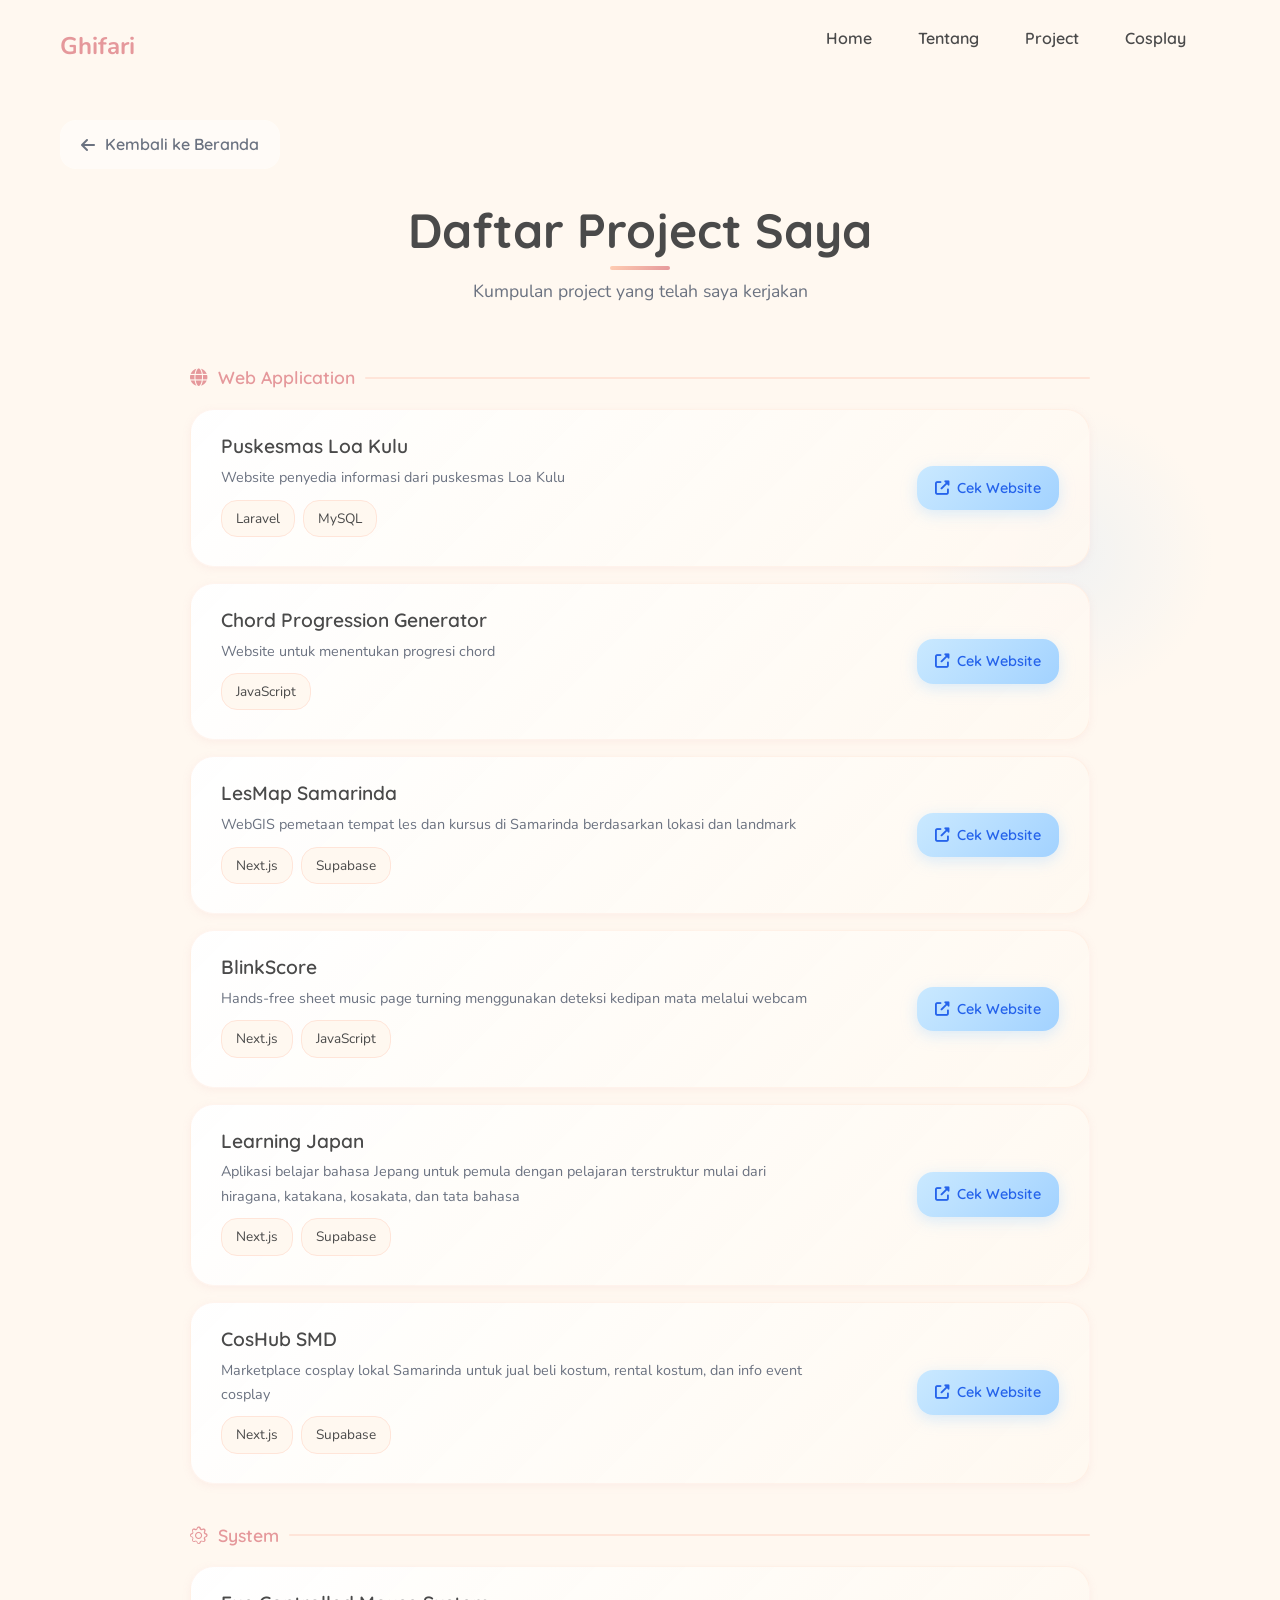
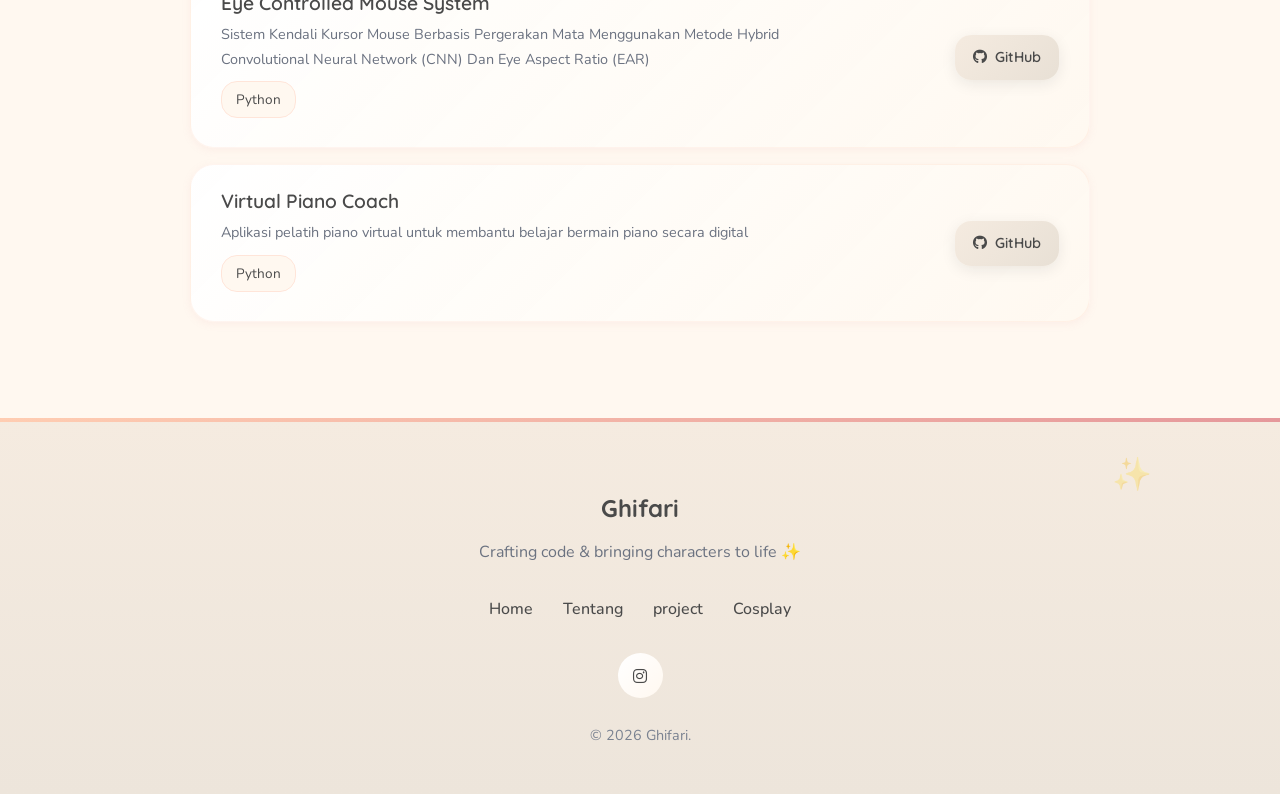
<file: project.html>
<!DOCTYPE html>
<html lang="id">
<head>
    <meta charset="UTF-8">
    <meta name="viewport" content="width=device-width, initial-scale=1.0">
    <title>Ghifari | Daftar Project</title>
    
    <!-- Google Fonts - Clean + Rounded artistic font -->
    <link rel="preconnect" href="https://fonts.googleapis.com">
    <link rel="preconnect" href="https://fonts.gstatic.com" crossorigin>
    <link href="https://fonts.googleapis.com/css2?family=Quicksand:wght@400;500;600;700&family=Nunito:wght@300;400;500;600;700&display=swap" rel="stylesheet">
    
    <!-- Font Awesome untuk ikon -->
    <link rel="stylesheet" href="https://cdnjs.cloudflare.com/ajax/libs/font-awesome/6.4.0/css/all.min.css">
    
    <!-- Bootstrap Icons -->
    <link rel="stylesheet" href="https://cdn.jsdelivr.net/npm/bootstrap-icons@1.11.3/font/bootstrap-icons.min.css">

    <link href="https://cdn.jsdelivr.net/npm/bootstrap@5.3.8/dist/css/bootstrap.min.css" rel="stylesheet" integrity="sha384-sRIl4kxILFvY47J16cr9ZwB07vP4J8+LH7qKQnuqkuIAvNWLzeN8tE5YBujZqJLB" crossorigin="anonymous">
    <script src="https://cdn.jsdelivr.net/npm/bootstrap@5.3.8/dist/js/bootstrap.bundle.min.js" integrity="sha384-FKyoEForCGlyvwx9Hj09JcYn3nv7wiPVlz7YYwJrWVcXK/BmnVDxM+D2scQbITxI" crossorigin="anonymous"></script>
    <!-- Custom CSS -->
    <link rel="stylesheet" href="style.css">
    
</head>
<body>
    <!-- ============================================
         NAVIGATION - Fixed navbar dengan glass effect
         ============================================ -->
    <nav class="navbar" id="navbar">
        <div class="nav-container">
            <!-- Logo dengan nuansa hangat -->
            <a href="index.html" class="d-flex align-items-center gap-2 fs-4 fw-bold text-decoration-none me-auto">
                <span class="logo-text">Ghifari</span>
            </a>
            
            <!-- Navigation Links -->
            <ul class="nav-links pe-3" id="navLinks">
                <li><a href="index.html#home" class="nav-link">Home</a></li>
                <li><a href="index.html#about" class="nav-link">Tentang</a></li>
                <li><a href="index.html#portfolio" class="nav-link">Project</a></li>
                <li><a href="index.html#cosplay" class="nav-link">Cosplay</a></li>
            </ul>
            
            <!-- Mobile Menu Toggle -->
            <button class="nav-toggle" id="navToggle" aria-label="Toggle navigation">
                <span class="hamburger"></span>
            </button>
        </div>
    </nav>

    <!-- ============================================
         PROJECT LIST SECTION
         ============================================ -->
    <section class="project-page">
        <div class="container">
            <!-- Back to home -->
            <a href="index.html" class="back-link">
                <i class="fas fa-arrow-left"></i> Kembali ke Beranda
            </a>
            
            <!-- Section header -->
            <div class="section-header">
                <h2 class="section-title">Daftar Project Saya</h2>
                <p class="section-subtitle">Kumpulan project yang telah saya kerjakan</p>
            </div>
            
            <div class="project-list">
                <!-- Category: Web Application -->
                <div class="project-category">
                    <h3 class="category-title">
                        <i class="fas fa-globe"></i> Web Application
                    </h3>
                </div>
                
                <!-- Project Item 1 -->
                <div class="project-item animate-on-scroll">
                    <div class="project-info">
                        <h4 class="project-name">Puskesmas Loa Kulu</h4>
                        <p class="project-description">Website penyedia informasi dari puskesmas Loa Kulu</p>
                        <div class="skill-tags" style="margin-top: 10px; margin-bottom: 5px;">
                            <span class="skill-tag">Laravel</span>
                            <span class="skill-tag">MySQL</span>
                        </div>
                    </div>
                    <div class="project-links">
                        <a href="https://puskesmasloakulu.com/public/" class="project-link web" target="_blank">
                            <i class="fas fa-external-link-alt"></i> Cek Website
                        </a>
                    </div>
                </div>
                
                <!-- Project Item 2 -->
                <div class="project-item animate-on-scroll">
                    <div class="project-info">
                        <h4 class="project-name">Chord Progression Generator</h4>
                        <p class="project-description">Website untuk menentukan progresi chord</p>
                        <div class="skill-tags" style="margin-top: 10px; margin-bottom: 5px;">
                            <span class="skill-tag">JavaScript</span>
                        </div>
                    </div>
                    <div class="project-links">
                        <a href="https://chord-generator-self.vercel.app/" class="project-link web" target="_blank">
                            <i class="fas fa-external-link-alt"></i> Cek Website
                        </a>
                    </div>
                </div>
                
                <!-- Project Item 3 -->
                <div class="project-item animate-on-scroll">
                    <div class="project-info">
                        <h4 class="project-name">LesMap Samarinda</h4>
                        <p class="project-description">WebGIS pemetaan tempat les dan kursus di Samarinda berdasarkan lokasi dan landmark</p>
                        <div class="skill-tags" style="margin-top: 10px; margin-bottom: 5px;">
                            <span class="skill-tag">Next.js</span>
                            <span class="skill-tag">Supabase</span>
                        </div>
                    </div>
                    <div class="project-links">
                        <a href="https://lesmap.vercel.app/" class="project-link web" target="_blank">
                            <i class="fas fa-external-link-alt"></i> Cek Website
                        </a>
                    </div>
                </div>

                <!-- Project Item 4 -->
                <div class="project-item animate-on-scroll">
                    <div class="project-info">
                        <h4 class="project-name">BlinkScore</h4>
                        <p class="project-description">Hands-free sheet music page turning menggunakan deteksi kedipan mata melalui webcam</p>
                        <div class="skill-tags" style="margin-top: 10px; margin-bottom: 5px;">
                            <span class="skill-tag">Next.js</span>
                            <span class="skill-tag">JavaScript</span>
                        </div>
                    </div>
                    <div class="project-links">
                        <a href="https://blinkscoreweb.vercel.app/" class="project-link web" target="_blank">
                            <i class="fas fa-external-link-alt"></i> Cek Website
                        </a>
                    </div>
                </div>

                <!-- Project Item 5 -->
                <div class="project-item animate-on-scroll">
                    <div class="project-info">
                        <h4 class="project-name">Learning Japan</h4>
                        <p class="project-description">Aplikasi belajar bahasa Jepang untuk pemula dengan pelajaran terstruktur mulai dari hiragana, katakana, kosakata, dan tata bahasa</p>
                        <div class="skill-tags" style="margin-top: 10px; margin-bottom: 5px;">
                            <span class="skill-tag">Next.js</span>
                            <span class="skill-tag">Supabase</span>
                        </div>
                    </div>
                    <div class="project-links">
                        <a href="https://easler-japan.vercel.app/" class="project-link web" target="_blank">
                            <i class="fas fa-external-link-alt"></i> Cek Website
                        </a>
                    </div>
                </div>

                <!-- Project Item 6 -->
                <div class="project-item animate-on-scroll">
                    <div class="project-info">
                        <h4 class="project-name">CosHub SMD</h4>
                        <p class="project-description">Marketplace cosplay lokal Samarinda untuk jual beli kostum, rental kostum, dan info event cosplay</p>
                        <div class="skill-tags" style="margin-top: 10px; margin-bottom: 5px;">
                            <span class="skill-tag">Next.js</span>
                            <span class="skill-tag">Supabase</span>
                        </div>
                    </div>
                    <div class="project-links">
                        <a href="https://coshub-smd.vercel.app/" class="project-link web" target="_blank">
                            <i class="fas fa-external-link-alt"></i> Cek Website
                        </a>
                    </div>
                </div>
                
                <!-- Category: System -->
                <div class="project-category">
                    <h3 class="category-title">
                        <i class="bi bi-gear"></i> System
                    </h3>
                </div>
                
                <!-- Project Item 7 -->
                <div class="project-item animate-on-scroll">
                    <div class="project-info">
                        <h4 class="project-name">Eye Controlled Mouse System</h4>
                        <p class="project-description">Sistem Kendali Kursor Mouse Berbasis Pergerakan Mata Menggunakan Metode Hybrid Convolutional Neural Network (CNN) Dan Eye Aspect Ratio (EAR)</p>
                        <div class="skill-tags" style="margin-top: 10px; margin-bottom: 5px;">
                            <span class="skill-tag">Python</span>
                        </div>
                    </div>
                    <div class="project-links">
                        <a href="https://github.com/jifaa/Eye-Controlled-Mouse-System.git" class="project-link github" target="_blank">
                            <i class="fab fa-github"></i> GitHub
                        </a>
                    </div>
                </div>

                <!-- Project Item 8 -->
                <div class="project-item animate-on-scroll">
                    <div class="project-info">
                        <h4 class="project-name">Virtual Piano Coach</h4>
                        <p class="project-description">Aplikasi pelatih piano virtual untuk membantu belajar bermain piano secara digital</p>
                        <div class="skill-tags" style="margin-top: 10px; margin-bottom: 5px;">
                            <span class="skill-tag">Python</span>
                        </div>
                    </div>
                    <div class="project-links">
                        <a href="https://github.com/jifaa/virtual_piano_coach.git" class="project-link github" target="_blank">
                            <i class="fab fa-github"></i> GitHub
                        </a>
                    </div>
                </div>
                
            </div>
        </div>
    </section>

    <!-- ============================================
         FOOTER - Simple dan clean
         ============================================ -->
    <footer class="footer">
        <div class="container">
            <div class="footer-content">
                <div class="footer-brand">
                    <span class="logo-text">Ghifari</span>
                </div>
                
                <p class="footer-tagline">
                    Crafting code & bringing characters to life ✨
                </p>
                
                <div class="footer-nav">
                    <a href="index.html#home">Home</a>
                    <a href="index.html#about">Tentang</a>
                    <a href="index.html#portfolio">project</a>
                    <a href="index.html#cosplay">Cosplay</a>
                </div>
                
                <div class="footer-social">
                    <a href="https://www.instagram.com/thisghifari._/" aria-label="Instagram" target="_blank"><i class="fab fa-instagram"></i></a>
                </div>
                
                <p class="footer-copyright">
                    © 2026 Ghifari.
                </p>
            </div>
        </div>
    </footer>

    <!-- Back to top button -->
    <button class="back-to-top" id="backToTop" aria-label="Back to top">
        <i class="fas fa-chevron-up"></i>
    </button>

    <!-- JavaScript -->
    <script src="script.js"></script>
    <script src="https://cdn.jsdelivr.net/npm/@popperjs/core@2.11.8/dist/umd/popper.min.js" integrity="sha384-I7E8VVD/ismYTF4hNIPjVp/Zjvgyol6VFvRkX/vR+Vc4jQkC+hVqc2pM8ODewa9r" crossorigin="anonymous"></script>
    <script src="https://cdn.jsdelivr.net/npm/bootstrap@5.3.8/dist/js/bootstrap.min.js" integrity="sha384-G/EV+4j2dNv+tEPo3++6LCgdCROaejBqfUeNjuKAiuXbjrxilcCdDz6ZAVfHWe1Y" crossorigin="anonymous"></script>
</body>
</html>
</file>
<file: style.css>
/* ============================================
   SAKURA DEV PORTFOLIO - CSS Styles
   Theme: Soft slice-of-life anime aesthetic
   Colors: Cream, peach, sky blue, sage green, lavender
   ============================================ */

/* ============================================
   CSS VARIABLES - Color Palette & Settings
   ============================================ */
:root {
    /* Primary Colors - Soft & Warm */
    --color-cream: #FFF8F0;
    --color-cream-dark: #F5EBE0;
    --color-peach: #FFCDB2;
    --color-peach-light: #FFE5D9;
    --color-peach-dark: #E5989B;
    
    /* Accent Colors - Pastel */
    --color-sky: #A2D2FF;
    --color-sky-light: #CAE9FF;
    --color-sage: #B5E48C;
    --color-sage-dark: #99D98C;
    --color-lavender: #CDB4DB;
    --color-lavender-light: #E4C1F9;
    
    /* Neutral Colors */
    --color-white: #FFFFFF;
    --color-text: #4A4A4A;
    --color-text-light: #6B7280;
    --color-text-muted: #7A8291;
    
    /* Gradient Colors */
    --gradient-hero: linear-gradient(135deg, #FFF8F0 0%, #FFE5D9 50%, #CAE9FF 100%);
    --gradient-card: linear-gradient(180deg, #FFFFFF 0%, #FFF8F0 100%);
    --gradient-button: linear-gradient(135deg, #FFCDB2 0%, #E5989B 100%);
    --gradient-overlay: linear-gradient(180deg, rgba(255,248,240,0.9) 0%, rgba(255,229,217,0.7) 100%);
    
    /* Shadows - Soft & Subtle */
    --shadow-sm: 0 2px 8px rgba(229, 152, 155, 0.1);
    --shadow-md: 0 4px 16px rgba(229, 152, 155, 0.15);
    --shadow-lg: 0 8px 32px rgba(229, 152, 155, 0.2);
    --shadow-hover: 0 12px 40px rgba(229, 152, 155, 0.25);
    --shadow-glow: 0 0 30px rgba(255, 205, 178, 0.4);
    --shadow-card-hover: 0 20px 50px rgba(229, 152, 155, 0.3);
    
    /* Glassmorphism */
    --glass-bg: rgba(255, 255, 255, 0.7);
    --glass-border: rgba(255, 255, 255, 0.5);
    --glass-blur: blur(20px);
    
    /* Typography */
    --font-primary: 'Nunito', sans-serif;
    --font-heading: 'Quicksand', sans-serif;
    
    /* Spacing */
    --section-padding: 100px 0;
    --container-width: 1200px;
    
    /* Border Radius */
    --radius-sm: 8px;
    --radius-md: 16px;
    --radius-lg: 24px;
    --radius-xl: 32px;
    --radius-full: 50%;
    
    /* Transitions */
    --transition-fast: 0.2s ease;
    --transition-normal: 0.3s ease;
    --transition-slow: 0.5s ease;
}

/* ============================================
   RESET & BASE STYLES
   ============================================ */
*,
*::before,
*::after {
    margin: 0;
    padding: 0;
    box-sizing: border-box;
}

html {
    scroll-behavior: smooth;
    scroll-padding-top: 80px;
}

body {
    font-family: var(--font-primary);
    font-size: 16px;
    line-height: 1.7;
    color: var(--color-text);
    background-color: var(--color-cream);
    overflow-x: hidden;
    transition: background-color 0.3s ease;
}

/* Page load animation */
body.loaded {
    animation: fadeInPage 0.6s ease-out;
}

@keyframes fadeInPage {
    from {
        opacity: 0;
    }
    to {
        opacity: 1;
    }
}

/* Custom Scrollbar */
::-webkit-scrollbar {
    width: 10px;
}

::-webkit-scrollbar-track {
    background: var(--color-cream);
}

::-webkit-scrollbar-thumb {
    background: var(--color-peach);
    border-radius: 10px;
}

::-webkit-scrollbar-thumb:hover {
    background: var(--color-peach-dark);
}

/* Selection */
::selection {
    background: var(--color-peach);
    color: var(--color-text);
}

/* ============================================
   TYPOGRAPHY
   ============================================ */
h1, h2, h3, h4, h5, h6 {
    font-family: var(--font-heading);
    font-weight: 700;
    line-height: 1.3;
    color: var(--color-text);
}

h1 { font-size: clamp(2.5rem, 5vw, 4rem); }
h2 { font-size: clamp(2rem, 4vw, 3rem); }
h3 { font-size: clamp(1.5rem, 3vw, 2rem); }
h4 { font-size: clamp(1.25rem, 2vw, 1.5rem); }

p {
    margin-bottom: 1rem;
}

a {
    color: var(--color-peach-dark);
    text-decoration: none;
    transition: color var(--transition-fast);
}

a:hover {
    color: var(--color-lavender);
}

img {
    max-width: 100%;
    height: auto;
    display: block;
}

/* ============================================
   UTILITY CLASSES
   ============================================ */
.container {
    width: 100%;
    max-width: var(--container-width);
    margin: 0 auto;
    padding: 0 20px;
}

.highlight {
    color: var(--color-peach-dark);
    position: relative;
    display: inline-block;
}

.highlight::after {
    content: '';
    position: absolute;
    bottom: 2px;
    left: -4px;
    right: -4px;
    height: 12px;
    background: linear-gradient(135deg, var(--color-peach-light) 0%, rgba(255, 229, 217, 0.6) 100%);
    z-index: -1;
    border-radius: 4px;
    transform: skewX(-3deg);
    transition: all 0.3s ease;
}

.highlight:hover::after {
    height: 100%;
    bottom: 0;
}

/* ============================================
   BUTTONS
   ============================================ */
.btn {
    display: inline-flex;
    align-items: center;
    gap: 8px;
    padding: 14px 28px;
    font-family: var(--font-heading);
    font-size: 1rem;
    font-weight: 600;
    border-radius: var(--radius-lg);
    border: none;
    cursor: pointer;
    transition: all var(--transition-normal);
    text-decoration: none;
}

.btn-primary {
    background: var(--gradient-button);
    color: var(--color-white);
    box-shadow: var(--shadow-md);
    position: relative;
    overflow: hidden;
    z-index: 1;
}

.btn-primary::before {
    content: '';
    position: absolute;
    top: 0;
    left: -100%;
    width: 100%;
    height: 100%;
    background: linear-gradient(90deg, transparent, rgba(255,255,255,0.3), transparent);
    transition: left 0.5s ease;
    z-index: -1;
}

.btn-primary:hover::before {
    left: 100%;
}

.btn-primary:hover {
    transform: translateY(-4px) scale(1.02);
    box-shadow: var(--shadow-hover), var(--shadow-glow);
    color: var(--color-white);
}

.btn-primary:active {
    transform: translateY(-1px) scale(0.98);
}

.btn-secondary {
    background: transparent;
    color: var(--color-text);
    border: 2px solid var(--color-peach);
    position: relative;
    overflow: hidden;
}

.btn-secondary::after {
    content: '';
    position: absolute;
    bottom: 0;
    left: 0;
    width: 100%;
    height: 0;
    background: var(--color-peach-light);
    transition: height 0.3s ease;
    z-index: -1;
}

.btn-secondary:hover::after {
    height: 100%;
}

.btn-secondary:hover {
    background: transparent;
    transform: translateY(-4px) scale(1.02);
    color: var(--color-text);
    border-color: var(--color-peach);
}

.btn-secondary:active {
    transform: translateY(-1px) scale(0.98);
}

.btn-outline {
    background: transparent;
    color: var(--color-peach-dark);
    border: 2px solid var(--color-peach);
    position: relative;
    overflow: hidden;
}

.btn-outline::before {
    content: '';
    position: absolute;
    top: 50%;
    left: 50%;
    width: 0;
    height: 0;
    background: var(--gradient-button);
    border-radius: 50%;
    transition: all 0.4s ease;
    transform: translate(-50%, -50%);
    z-index: -1;
}

.btn-outline:hover::before {
    width: 300px;
    height: 300px;
}

.btn-outline:hover {
    background: transparent;
    color: var(--color-white);
    transform: translateY(-4px) scale(1.02);
    border-color: transparent;
    box-shadow: var(--shadow-md);
}

.btn-outline:active {
    transform: translateY(-1px) scale(0.98);
}

/* ============================================
   NAVIGATION
   ============================================ */
.navbar {
    position: fixed;
    top: 0;
    left: 0;
    right: 0;
    z-index: 1000;
    padding: 15px 0;
    background: rgba(255, 248, 240, 0.8);
    backdrop-filter: blur(25px);
    -webkit-backdrop-filter: blur(25px);
    transition: all var(--transition-normal);
    border-bottom: 1px solid rgba(255, 205, 178, 0);
}

.navbar.scrolled {
    padding: 10px 0;
    box-shadow: 0 4px 30px rgba(229, 152, 155, 0.15);
    background: rgba(255, 248, 240, 0.95);
    border-bottom: 1px solid rgba(255, 205, 178, 0.3);
}

.nav-container {
    max-width: var(--container-width);
    margin: 0 auto;
    padding: 0 20px;
    display: flex;
    justify-content: space-between;
    align-items: center;
    width: 100%;
}

.nav-logo {
    display: flex;
    align-items: center;
    gap: 8px;
    font-family: var(--font-heading);
    font-size: 1.5rem;
    font-weight: 700;
    color: var(--color-text);
    text-decoration: none;
    margin-right: auto;
}

.nav-logo:hover {
    color: var(--color-peach-dark);
}

.logo-icon {
    font-size: 1.8rem;
}

.nav-links {
    display: flex;
    gap: 10px;
    list-style: none;
}

.nav-link {
    padding: 10px 18px;
    font-family: var(--font-heading);
    font-weight: 600;
    color: var(--color-text);
    border-radius: var(--radius-md);
    transition: all var(--transition-fast);
    position: relative;
    overflow: hidden;
}

.nav-link::before {
    content: '';
    position: absolute;
    bottom: 5px;
    left: 50%;
    width: 0;
    height: 3px;
    background: var(--gradient-button);
    border-radius: 2px;
    transition: all 0.3s ease;
    transform: translateX(-50%);
}

.nav-link:hover::before,
.nav-link.active::before {
    width: calc(100% - 24px);
}

.nav-link:hover,
.nav-link.active {
    background: var(--color-peach-light);
    color: var(--color-peach-dark);
    transform: translateY(-2px);
}

/* Mobile Navigation Toggle */
.nav-toggle {
    display: none;
    background: none;
    border: none;
    cursor: pointer;
    padding: 10px;
}

.hamburger {
    display: block;
    width: 25px;
    height: 3px;
    background: var(--color-text);
    border-radius: 3px;
    position: relative;
    transition: var(--transition-fast);
}

.hamburger::before,
.hamburger::after {
    content: '';
    position: absolute;
    width: 25px;
    height: 3px;
    background: var(--color-text);
    border-radius: 3px;
    transition: var(--transition-fast);
}

.hamburger::before { top: -8px; }
.hamburger::after { bottom: -8px; }

/* Mobile menu active state */
.nav-toggle.active .hamburger {
    background: transparent;
}

.nav-toggle.active .hamburger::before {
    transform: rotate(45deg);
    top: 0;
}

.nav-toggle.active .hamburger::after {
    transform: rotate(-45deg);
    bottom: 0;
}

/* ============================================
   HERO SECTION
   ============================================ */
.hero {
    min-height: 100vh;
    display: flex;
    align-items: center;
    justify-content: center;
    position: relative;
    background: var(--gradient-hero);
    padding: 120px 20px 80px;
    overflow: hidden;
}

/* Hero Decorations */
.hero-decorations {
    position: absolute;
    inset: 0;
    pointer-events: none;
    overflow: hidden;
}

.sun-rays {
    position: absolute;
    top: -50%;
    right: -20%;
    width: 80%;
    height: 150%;
    background: radial-gradient(ellipse at center, rgba(255, 229, 217, 0.5) 0%, transparent 70%);
    pointer-events: none;
}

/* Tracking in expand animation */
.tracking-in-expand {
	-webkit-animation: tracking-in-expand 0.7s cubic-bezier(0.215, 0.610, 0.355, 1.000) both;
	        animation: tracking-in-expand 0.7s cubic-bezier(0.215, 0.610, 0.355, 1.000) both;
}

@-webkit-keyframes tracking-in-expand {
  0% {
    letter-spacing: -0.5em;
    opacity: 0;
  }
  40% {
    opacity: 0.6;
  }
  100% {
    opacity: 1;
  }
}
@keyframes tracking-in-expand {
  0% {
    letter-spacing: -0.5em;
    opacity: 0;
  }
  40% {
    opacity: 0.6;
  }
  100% {
    opacity: 1;
  }
}

.sun-rays {
    position: absolute;
    top: -50%;
    right: -20%;
    width: 80%;
    height: 150%;
    background: radial-gradient(ellipse at center, rgba(255, 229, 217, 0.5) 0%, transparent 70%);
    pointer-events: none;
}

/* Hero Content */
.hero-content {
    max-width: var(--container-width);
    width: 100%;
    display: grid;
    grid-template-columns: 1fr 1fr;
    gap: 60px;
    align-items: center;
    position: relative;
    z-index: 1;
}

.hero-text {
    max-width: 600px;
}

.hero-greeting {
    display: inline-block;
    padding: 8px 20px;
    background: var(--color-white);
    border-radius: var(--radius-lg);
    font-size: 0.95rem;
    color: var(--color-text-light);
    margin-bottom: 20px;
    box-shadow: var(--shadow-sm);
}

.hero-title {
    margin-bottom: 20px;
}

.hero-subtitle {
    font-size: 1.4rem;
    color: var(--color-text-light);
    margin-bottom: 15px;
}

.typing-text {
    color: var(--color-peach-dark);
    font-weight: 700;
    position: relative;
    background: linear-gradient(135deg, var(--color-peach-dark) 0%, var(--color-peach) 100%);
    -webkit-background-clip: text;
    -webkit-text-fill-color: transparent;
    background-clip: text;
}

.typing-text.accent {
    background: linear-gradient(135deg, var(--color-lavender) 0%, var(--color-lavender-light) 100%);
    -webkit-background-clip: text;
    -webkit-text-fill-color: transparent;
    background-clip: text;
}

.hero-description {
    font-size: 1.1rem;
    color: var(--color-text-light);
    margin-bottom: 30px;
    max-width: 500px;
}

.hero-buttons {
    display: flex;
    gap: 15px;
    flex-wrap: wrap;
}

/* Hero Illustration */
.hero-illustration {
    display: flex;
    justify-content: center;
    align-items: center;
}

.illustration-frame {
    width: 63%;
    height: 100%;
    background: linear-gradient(135deg, rgba(255,255,255,0.9) 0%, rgba(255,248,240,0.8) 100%);
    border-radius: var(--radius-xl);
    box-shadow: 
        var(--shadow-lg),
        inset 0 1px 1px rgba(255,255,255,0.8),
        0 0 40px rgba(255, 205, 178, 0.2);
    overflow: hidden;
    position: relative;
    padding: 0;
    border: 2px solid rgba(255, 205, 178, 0.3);
    margin: 0 auto;
    transition: all 0.5s ease;
}

.illustration-frame:hover {
    transform: translateY(-10px) scale(1.02);
    box-shadow: 
        var(--shadow-hover),
        inset 0 1px 1px rgba(255,255,255,0.8),
        0 0 60px rgba(255, 205, 178, 0.4);
}

/* Cozy Room Illustration Placeholder */
.illustration-placeholder {
    width: 100%;
    height: auto; /* Adjusted for image */
    background: var(--color-cream);
    display: flex;
    align-items: center;
    justify-content: center;
    padding: 0;
    /* border-radius: var(--radius-lg); /* Rounded corners for image 
    overflow: hidden; */
}

.illustration-placeholder img {
    width: 100%;
    height: 100%;
    display: block;
    object-fit: cover;
}

.cozy-room {
    width: 100%;
    height: 100%;
    background: var(--color-cream);
    border-radius: var(--radius-lg) var(--radius-lg) 0 0;
    position: relative;
    display: flex;
    flex-direction: column;
    align-items: center;
    padding: 20px;
}

.window {
    width: 60%;
    height: 50%;
    background: linear-gradient(180deg, #A2D2FF 0%, #FFE5D9 100%);
    border: 8px solid #E5E5E5;
    border-radius: var(--radius-md);
    position: relative;
    margin-bottom: 20px;
}

.window-light {
    position: absolute;
    inset: 0;
    background: linear-gradient(135deg, rgba(255,255,255,0.3) 0%, transparent 50%);
}

.curtain {
    position: absolute;
    top: 0;
    width: 20%;
    height: 100%;
    background: var(--color-peach-light);
}

.curtain.left { left: 0; border-radius: 0 0 20px 0; }
.curtain.right { right: 0; border-radius: 0 0 0 20px; }

.desk {
    width: 80%;
    height: 25%;
    background: #DEB887;
    border-radius: var(--radius-sm) var(--radius-sm) 0 0;
    position: relative;
    display: flex;
    align-items: flex-start;
    justify-content: center;
    gap: 10px;
    padding-top: 10px;
}

.monitor {
    width: 50px;
    height: 40px;
    background: #333;
    border-radius: 4px;
}

.keyboard {
    width: 40px;
    height: 8px;
    background: #666;
    border-radius: 2px;
    margin-top: 45px;
}

.coffee-cup {
    position: absolute;
    right: 15%;
    top: 5px;
    font-size: 1.5rem;
}

.plant {
    position: absolute;
    left: 10%;
    top: -5px;
    font-size: 1.2rem;
}

.character {
    position: absolute;
    bottom: 10%;
    font-size: 3rem;
}

/* Scroll Indicator */
.scroll-indicator {
    position: absolute;
    bottom: 30px;
    left: 50%;
    transform: translateX(-50%);
    display: flex;
    flex-direction: column;
    align-items: center;
    gap: 8px;
    color: var(--color-text-light);
    font-size: 0.9rem;
    opacity: 0.7;
    cursor: pointer;
    transition: all 0.3s ease;
}

.scroll-indicator:hover {
    opacity: 1;
    color: var(--color-peach-dark);
}

.scroll-indicator span {
    font-family: var(--font-heading);
    font-weight: 600;
    letter-spacing: 2px;
    text-transform: uppercase;
    font-size: 0.75rem;
}

.scroll-indicator i {
    font-size: 1rem;
}

.scroll-indicator::before {
    content: '';
    width: 24px;
    height: 40px;
    border: 2px solid var(--color-peach);
    border-radius: 12px;
    position: relative;
    margin-bottom: 5px;
}

.scroll-indicator::after {
    content: '';
    width: 4px;
    height: 8px;
    background: var(--color-peach);
    border-radius: 2px;
    position: absolute;
    bottom: 75px;
    left: 50%;
    transform: translateX(-50%);
    animation: scrollMouse 2s infinite;
}

@keyframes scrollMouse {
    0%, 100% { opacity: 1; transform: translateX(-50%) translateY(0); }
    50% { opacity: 0.3; transform: translateX(-50%) translateY(10px); }
}

@keyframes bounce {
    0%, 20%, 50%, 80%, 100% { transform: translateY(0); }
    40% { transform: translateY(10px); }
    60% { transform: translateY(5px); }
}

/* ============================================
   SECTION COMMON STYLES
   ============================================ */
section {
    padding: var(--section-padding);
    position: relative;
}

.section-header {
    text-align: center;
    margin-bottom: 60px;
}

.section-tag {
    display: inline-block;
    padding: 8px 20px;
    background: linear-gradient(135deg, var(--color-peach-light) 0%, rgba(255, 229, 217, 0.8) 100%);
    border-radius: var(--radius-lg);
    font-size: 0.9rem;
    color: var(--color-peach-dark);
    margin-bottom: 15px;
    box-shadow: 0 4px 15px rgba(229, 152, 155, 0.15);
    border: 1px solid rgba(255, 205, 178, 0.3);
    backdrop-filter: blur(10px);
}

.section-title {
    margin-bottom: 15px;
    position: relative;
    display: inline-block;
}

.section-title::after {
    content: '';
    position: absolute;
    bottom: -8px;
    left: 50%;
    transform: translateX(-50%);
    width: 60px;
    height: 4px;
    background: var(--gradient-button);
    border-radius: 2px;
}

.section-subtitle {
    color: var(--color-text-light);
    font-size: 1.1rem;
    max-width: 600px;
    margin: 0 auto;
}

/* ============================================
   ABOUT SECTION
   ============================================ */
.about {
    background: var(--color-white);
    position: relative;
    overflow: hidden;
}

.about::before {
    content: '';
    position: absolute;
    top: 0;
    left: 0;
    right: 0;
    bottom: 0;
    background: 
        radial-gradient(circle at 20% 80%, rgba(255, 205, 178, 0.1) 0%, transparent 50%),
        radial-gradient(circle at 80% 20%, rgba(162, 210, 255, 0.1) 0%, transparent 50%);
    pointer-events: none;
}

.about-content {
    display: grid;
    grid-template-columns: 350px 1fr;
    gap: 60px;
    margin-bottom: 60px;
    position: relative;
    z-index: 1;
}

/* Profile Card */
.about-profile {
    text-align: center;
}

.profile-image-container {
    position: relative;
    margin-bottom: 30px;
}

.profile-image {
    width: 200%;
    height: 200%;
    margin: 0 auto;
    background: var(--gradient-hero);
    border-radius: var(--radius-full);
    display: flex;
    align-items: center;
    justify-content: center;
    box-shadow: var(--shadow-lg);
    border: none;
}

.avatar-placeholder {
    width: 50%;
    height: 50%;
    display: flex;
    align-items: center;
    justify-content: center;
}

.avatar-emoji {
    font-size: 6rem;
}

.profile-decoration {
    position: absolute;
    width: 100%;
    height: 100%;
    top: 0;
    left: 0;
    pointer-events: none;
}

.deco-flower {
    position: absolute;
    top: 10%;
    right: 5%;
    font-size: 1.5rem;
    animation: float 4s ease-in-out infinite;
}

.deco-star {
    position: absolute;
    bottom: 15%;
    left: 10%;
    font-size: 1.2rem;
    animation: float 4s ease-in-out infinite 2s;
}

/* Profile Stats */
.profile-stats {
    display: grid;
    grid-template-columns: repeat(3, 1fr);
    gap: 15px;
}

.stat-item {
    padding: 15px;
    background: var(--color-cream);
    border-radius: var(--radius-md);
}

.stat-number {
    display: block;
    font-family: var(--font-heading);
    font-size: 1.8rem;
    font-weight: 700;
    color: var(--color-peach-dark);
}

.stat-label {
    font-size: 0.85rem;
    color: var(--color-text-light);
}

/* About Text */
.about-text {
    max-width: 700px;
}

.about-heading {
    margin-bottom: 25px;
    color: var(--color-text);
    position: relative;
    display: inline-block;
}

.about-heading::before {
    content: '';
    position: absolute;
    left: -20px;
    top: 50%;
    transform: translateY(-50%);
    width: 5px;
    height: 70%;
    background: var(--gradient-button);
    border-radius: 3px;
}

.about-paragraph {
    color: var(--color-text-light);
    margin-bottom: 20px;
    text-align: justify;
}

.about-paragraph strong {
    color: var(--color-peach-dark);
}

/* Skills Section */
.skills-section {
    background: linear-gradient(135deg, rgba(255, 248, 240, 0.9) 0%, rgba(255, 229, 217, 0.7) 100%);
    padding: 50px 40px;
    border-radius: var(--radius-xl);
    backdrop-filter: blur(10px);
    border: 1px solid rgba(255, 205, 178, 0.3);
    box-shadow: 0 10px 40px rgba(229, 152, 155, 0.1);
    position: relative;
    overflow: hidden;
}

.skills-section::before {
    content: '';
    position: absolute;
    top: -50%;
    right: -20%;
    width: 300px;
    height: 300px;
    background: radial-gradient(circle, rgba(162, 210, 255, 0.2) 0%, transparent 70%);
    pointer-events: none;
}

.skills-section::after {
    content: '';
    position: absolute;
    bottom: -30%;
    left: -10%;
    width: 250px;
    height: 250px;
    background: radial-gradient(circle, rgba(205, 180, 219, 0.2) 0%, transparent 70%);
    pointer-events: none;
}

.skills-title {
    text-align: center;
    margin-bottom: 40px;
    display: flex;
    align-items: center;
    justify-content: center;
    gap: 10px;
}

.skills-title i {
    color: var(--color-peach-dark);
}

.skills-grid {
    display: grid;
    grid-template-columns: repeat(auto-fit, minmax(250px, 1fr));
    gap: 30px;
}

.skill-category {
    background: var(--color-white);
    padding: 25px;
    border-radius: var(--radius-lg);
    box-shadow: var(--shadow-sm);
    transition: all var(--transition-normal);
    border: 1px solid transparent;
    position: relative;
    overflow: hidden;
}

.skill-category::before {
    content: '';
    position: absolute;
    top: 0;
    left: 0;
    width: 4px;
    height: 0;
    background: var(--gradient-button);
    transition: height 0.4s ease;
}

.skill-category:hover::before {
    height: 100%;
}

.skill-category:hover {
    transform: translateY(-8px) scale(1.02);
    box-shadow: var(--shadow-card-hover);
    border-color: rgba(255, 205, 178, 0.3);
}

.category-title {
    display: flex;
    align-items: center;
    gap: 10px;
    margin-bottom: 15px;
    font-size: 1rem;
}

.category-icon {
    font-size: 1.2rem;
    color: var(--color-peach-dark);
}

.skill-tags {
    display: flex;
    flex-wrap: wrap;
    gap: 8px;
}

.skill-tag {
    padding: 6px 14px;
    background: var(--color-cream);
    border-radius: var(--radius-md);
    font-size: 0.85rem;
    color: var(--color-text);
    border: 1px solid var(--color-peach-light);
    transition: all var(--transition-fast);
    cursor: default;
    position: relative;
    overflow: hidden;
}

.skill-tag::before {
    content: '';
    position: absolute;
    top: 0;
    left: -100%;
    width: 100%;
    height: 100%;
    background: linear-gradient(90deg, transparent, rgba(255, 205, 178, 0.5), transparent);
    transition: left 0.5s ease;
}

.skill-tag:hover::before {
    left: 100%;
}

.skill-tag:hover {
    background: var(--color-peach-light);
    border-color: var(--color-peach);
    transform: translateY(-2px) scale(1.05);
    box-shadow: 0 4px 12px rgba(229, 152, 155, 0.2);
}

/* ============================================
   PORTFOLIO SECTION
   ============================================ */
.portfolio {
    background: var(--color-cream);
    position: relative;
    overflow: hidden;
}

.portfolio::before {
    content: '';
    position: absolute;
    top: 10%;
    right: -10%;
    width: 400px;
    height: 400px;
    background: radial-gradient(circle, rgba(181, 228, 140, 0.15) 0%, transparent 70%);
    pointer-events: none;
}

.portfolio::after {
    content: '';
    position: absolute;
    bottom: 10%;
    left: -5%;
    width: 300px;
    height: 300px;
    background: radial-gradient(circle, rgba(205, 180, 219, 0.15) 0%, transparent 70%);
    pointer-events: none;
}

/* Portfolio Filters */
.portfolio-filters {
    display: flex;
    justify-content: center;
    gap: 10px;
    margin-bottom: 40px;
    flex-wrap: wrap;
}

.filter-btn {
    padding: 10px 24px;
    background: var(--color-white);
    border: 2px solid var(--color-peach-light);
    border-radius: var(--radius-lg);
    font-family: var(--font-heading);
    font-weight: 600;
    color: var(--color-text);
    cursor: pointer;
    transition: all var(--transition-fast);
}

.filter-btn:hover,
.filter-btn.active {
    background: var(--color-peach-light);
    border-color: var(--color-peach);
}

/* Portfolio Grid */
.portfolio-grid {
    display: grid;
    grid-template-columns: repeat(auto-fit, minmax(350px, 1fr));
    gap: 30px;
    margin-bottom: 40px;
}

/* Project Card */
.project-card {
    background: var(--color-white);
    border-radius: var(--radius-xl);
    overflow: hidden;
    box-shadow: var(--shadow-sm);
    transition: all var(--transition-normal);
}

.project-card:hover {
    transform: translateY(-8px);
    box-shadow: var(--shadow-hover);
}

.card-image {
    position: relative;
    height: 200px;
    overflow: hidden;
}

.image-placeholder {
    width: 100%;
    height: 100%;
    display: flex;
    align-items: center;
    justify-content: center;
    font-size: 4rem;
    color: var(--color-white);
}

.image-placeholder.web-app { background: linear-gradient(135deg, #E5989B, #FFCDB2); }
.image-placeholder.dashboard { background: linear-gradient(135deg, #A2D2FF, #CAE9FF); }
.image-placeholder.mobile-app { background: linear-gradient(135deg, #B5E48C, #99D98C); }
.image-placeholder.blog { background: linear-gradient(135deg, #CDB4DB, #E4C1F9); }
.image-placeholder.api { background: linear-gradient(135deg, #FFB5A7, #FEC89A); }
.image-placeholder.game { background: linear-gradient(135deg, #98C1D9, #6BAED6); }

.card-overlay {
    position: absolute;
    inset: 0;
    background: rgba(74, 74, 74, 0.7);
    display: flex;
    align-items: center;
    justify-content: center;
    opacity: 0;
    transition: opacity var(--transition-normal);
}

.project-card:hover .card-overlay {
    opacity: 1;
}

.overlay-links {
    display: flex;
    gap: 15px;
}

.overlay-link {
    width: 50px;
    height: 50px;
    background: var(--color-white);
    border-radius: var(--radius-full);
    display: flex;
    align-items: center;
    justify-content: center;
    color: var(--color-text);
    font-size: 1.2rem;
    transform: translateY(20px);
    transition: all var(--transition-normal);
}

.project-card:hover .overlay-link {
    transform: translateY(0);
}

.overlay-link:hover {
    background: var(--color-peach-light);
    color: var(--color-peach-dark);
}

.card-content {
    padding: 25px;
}

.card-title {
    font-size: 1.3rem;
    margin-bottom: 10px;
}

.card-description {
    color: var(--color-text-light);
    font-size: 0.95rem;
    margin-bottom: 15px;
    line-height: 1.6;
}

.card-tech {
    display: flex;
    flex-wrap: wrap;
    gap: 8px;
}

.tech-tag {
    padding: 4px 12px;
    background: var(--color-cream);
    border-radius: var(--radius-sm);
    font-size: 0.8rem;
    color: var(--color-text-light);
}

.portfolio-more {
    text-align: center;
}

/* ============================================
   COSPLAY GALLERY SECTION
   ============================================ */
.cosplay {
    background: var(--color-white);
}

/* Cosplay Grid - Masonry-like */
.cosplay-grid {
    display: grid;
    grid-template-columns: repeat(4, 1fr);
    grid-auto-rows: 250px;
    gap: 20px;
    margin-bottom: 40px;
}

.cosplay-item {
    position: relative;
    border-radius: var(--radius-lg);
    overflow: hidden;
}

.cosplay-item.tall {
    grid-row: span 2;
}

.cosplay-item.wide {
    grid-column: span 2;
}

.cosplay-frame {
    width: 100%;
    height: 100%;
    position: relative;
    box-shadow: var(--shadow-sm);
    border-radius: var(--radius-lg);
    overflow: hidden;
}

.cosplay-image-placeholder {
    width: 100%;
    height: 100%;
    background: linear-gradient(135deg, var(--color-peach-light) 0%, var(--color-lavender-light) 100%);
    display: flex;
    flex-direction: column;
    align-items: center;
    justify-content: center;
    gap: 10px;
}

.placeholder-icon {
    font-size: 3rem;
}

.placeholder-text {
    font-size: 0.9rem;
    color: var(--color-text-light);
    text-transform: uppercase;
    letter-spacing: 2px;
}

.cosplay-overlay {
    position: absolute;
    inset: 0;
    background: linear-gradient(0deg, rgba(74, 74, 74, 0.9) 0%, transparent 60%);
    display: flex;
    align-items: flex-end;
    padding: 20px;
    opacity: 0;
    transition: opacity var(--transition-normal);
}

.cosplay-item:hover .cosplay-overlay {
    opacity: 1;
}

.cosplay-item:hover .cosplay-frame {
    transform: scale(1.02);
    box-shadow: var(--shadow-lg);
}

.cosplay-info {
    color: var(--color-white);
    transform: translateY(10px);
    transition: transform var(--transition-normal);
}

.cosplay-item:hover .cosplay-info {
    transform: translateY(0);
}

.character-name {
    font-size: 1.2rem;
    margin-bottom: 5px;
}

.series-name {
    font-size: 0.9rem;
    opacity: 0.8;
    margin-bottom: 10px;
}

.event-tag {
    display: inline-block;
    padding: 4px 12px;
    background: rgba(255, 255, 255, 0.2);
    border-radius: var(--radius-sm);
    font-size: 0.8rem;
}

/* Cosplay Social */
.cosplay-social {
    text-align: center;
    margin-top: 60px;
    padding: 40px;
    background: linear-gradient(135deg, rgba(255,255,255,0.8) 0%, rgba(255,248,240,0.6) 100%);
    border-radius: var(--radius-xl);
    backdrop-filter: blur(10px);
    border: 1px solid rgba(255, 205, 178, 0.3);
    box-shadow: 0 10px 40px rgba(229, 152, 155, 0.1);
}

.social-text {
    color: var(--color-text-light);
    margin-bottom: 20px;
    font-size: 1.1rem;
}

.social-links {
    display: flex;
    justify-content: center;
    gap: 15px;
}

.social-link {
    width: 55px;
    height: 55px;
    border-radius: var(--radius-full);
    display: flex;
    align-items: center;
    justify-content: center;
    font-size: 1.4rem;
    color: var(--color-white);
    transition: all 0.4s cubic-bezier(0.25, 0.46, 0.45, 0.94);
    position: relative;
    overflow: hidden;
}

.social-link::before {
    content: '';
    position: absolute;
    top: 0;
    left: 0;
    width: 100%;
    height: 100%;
    background: rgba(255,255,255,0.2);
    transform: translateY(100%);
    transition: transform 0.3s ease;
}

.social-link:hover::before {
    transform: translateY(0);
}

.social-link.instagram { 
    background: linear-gradient(135deg, #E1306C, #F56040, #FCAF45); 
    box-shadow: 0 8px 25px rgba(225, 48, 108, 0.4);
}
.social-link.twitter { 
    background: linear-gradient(135deg, #1DA1F2, #0d8ecf); 
    box-shadow: 0 8px 25px rgba(29, 161, 242, 0.4);
}
.social-link.tiktok { 
    background: linear-gradient(135deg, #000, #25F4EE, #FE2C55); 
    box-shadow: 0 8px 25px rgba(0, 0, 0, 0.3);
}

.social-link:hover {
    transform: translateY(-8px) scale(1.15) rotate(5deg);
    color: var(--color-white);
}

.social-link.instagram:hover {
    box-shadow: 0 15px 40px rgba(225, 48, 108, 0.5);
}

/* ============================================
   CONTACT SECTION
   ============================================ */
.contact {
    background: var(--gradient-hero);
}

.contact-content {
    display: grid;
    grid-template-columns: 1fr 1.5fr;
    gap: 60px;
}

/* Contact Info */
.contact-info {
    display: flex;
    flex-direction: column;
    gap: 20px;
}

.info-card {
    display: flex;
    align-items: center;
    gap: 20px;
    padding: 20px;
    background: var(--color-white);
    border-radius: var(--radius-lg);
    box-shadow: var(--shadow-sm);
    transition: all var(--transition-normal);
}

.info-card:hover {
    transform: translateX(5px);
    box-shadow: var(--shadow-md);
}

.info-icon {
    width: 50px;
    height: 50px;
    background: var(--color-peach-light);
    border-radius: var(--radius-md);
    display: flex;
    align-items: center;
    justify-content: center;
    font-size: 1.2rem;
    color: var(--color-peach-dark);
}

.info-details h4 {
    font-size: 1rem;
    margin-bottom: 5px;
}

.info-details p {
    color: var(--color-text-light);
    font-size: 0.95rem;
    margin: 0;
}

.contact-social {
    margin-top: 20px;
    padding: 25px;
    background: var(--color-white);
    border-radius: var(--radius-lg);
    text-align: center;
}

.contact-social h4 {
    margin-bottom: 15px;
    font-size: 1rem;
}

.social-icons {
    display: flex;
    justify-content: center;
    gap: 12px;
}

.social-icon {
    width: 45px;
    height: 45px;
    background: var(--color-cream);
    border-radius: var(--radius-md);
    display: flex;
    align-items: center;
    justify-content: center;
    color: var(--color-text);
    font-size: 1.1rem;
    transition: all var(--transition-normal);
}

.social-icon:hover {
    background: var(--color-peach-light);
    color: var(--color-peach-dark);
    transform: translateY(-3px);
}

/* Contact Form */
.contact-form {
    background: var(--color-white);
    padding: 40px;
    border-radius: var(--radius-xl);
    box-shadow: var(--shadow-md);
}

.form-group {
    margin-bottom: 25px;
}

.form-label {
    display: block;
    font-family: var(--font-heading);
    font-weight: 600;
    margin-bottom: 8px;
    color: var(--color-text);
}

.form-input {
    width: 100%;
    padding: 14px 18px;
    font-family: var(--font-primary);
    font-size: 1rem;
    border: 2px solid var(--color-cream-dark);
    border-radius: var(--radius-md);
    background: var(--color-cream);
    color: var(--color-text);
    transition: all var(--transition-fast);
}

.form-input:focus {
    outline: none;
    border-color: var(--color-peach);
    background: var(--color-white);
}

.form-input::placeholder {
    color: var(--color-text-muted);
}

.form-select {
    cursor: pointer;
    appearance: none;
    background-image: url("data:image/svg+xml,%3Csvg xmlns='http://www.w3.org/2000/svg' width='12' height='12' fill='%234A4A4A' viewBox='0 0 16 16'%3E%3Cpath d='M8 11L3 6h10l-5 5z'/%3E%3C/svg%3E");
    background-repeat: no-repeat;
    background-position: right 15px center;
}

.form-textarea {
    resize: vertical;
    min-height: 150px;
}

.btn-submit {
    width: 100%;
    justify-content: center;
    padding: 16px;
    font-size: 1.1rem;
}

/* ============================================
   FOOTER
   ============================================ */
.footer {
    background: linear-gradient(180deg, var(--color-cream-dark) 0%, #ede5db 100%);
    padding: 70px 0 30px;
    position: relative;
    overflow: hidden;
}

.footer::before {
    content: '';
    position: absolute;
    top: 0;
    left: 0;
    right: 0;
    height: 4px;
    background: var(--gradient-button);
}

.footer::after {
    content: '✨';
    position: absolute;
    top: 30px;
    right: 10%;
    font-size: 2rem;
    opacity: 0.3;
    animation: twinkle 2s ease-in-out infinite;
}

.footer-content {
    text-align: center;
    position: relative;
    z-index: 1;
}

.footer-brand {
    display: flex;
    align-items: center;
    justify-content: center;
    gap: 8px;
    font-family: var(--font-heading);
    font-size: 1.5rem;
    font-weight: 700;
    margin-bottom: 10px;
}

.footer-tagline {
    color: var(--color-text-light);
    margin-bottom: 25px;
}

.footer-nav {
    display: flex;
    justify-content: center;
    gap: 30px;
    margin-bottom: 25px;
    flex-wrap: wrap;
}

.footer-nav a {
    color: var(--color-text);
    font-weight: 500;
    transition: all var(--transition-fast);
    position: relative;
    padding: 5px 0;
}

.footer-nav a::after {
    content: '';
    position: absolute;
    bottom: 0;
    left: 0;
    width: 0;
    height: 2px;
    background: var(--gradient-button);
    transition: width 0.3s ease;
}

.footer-nav a:hover {
    color: var(--color-peach-dark);
}

.footer-nav a:hover::after {
    width: 100%;
}

.footer-social {
    display: flex;
    justify-content: center;
    gap: 15px;
    margin-bottom: 25px;
}

.footer-social a {
    width: 45px;
    height: 45px;
    background: linear-gradient(135deg, var(--color-white) 0%, var(--color-cream) 100%);
    border-radius: var(--radius-full);
    display: flex;
    align-items: center;
    justify-content: center;
    color: var(--color-text);
    transition: all 0.4s cubic-bezier(0.25, 0.46, 0.45, 0.94);
    position: relative;
    overflow: hidden;
}

.footer-social a::before {
    content: '';
    position: absolute;
    top: 0;
    left: 0;
    width: 100%;
    height: 100%;
    background: var(--gradient-button);
    opacity: 0;
    transition: opacity 0.3s ease;
}

.footer-social a:hover::before {
    opacity: 1;
}

.footer-social a i {
    position: relative;
    z-index: 1;
    transition: transform 0.3s ease;
}

.footer-social a:hover {
    color: var(--color-white);
    transform: translateY(-5px) scale(1.1) rotate(5deg);
    box-shadow: 0 10px 30px rgba(229, 152, 155, 0.4);
}

.footer-social a:hover i {
    transform: scale(1.2);
}

.footer-copyright {
    color: var(--color-text-muted);
    font-size: 0.9rem;
}

/* ============================================
   BACK TO TOP BUTTON
   ============================================ */
.back-to-top {
    position: fixed;
    bottom: 30px;
    right: 30px;
    width: 55px;
    height: 55px;
    background: var(--gradient-button);
    border: none;
    border-radius: var(--radius-full);
    color: var(--color-white);
    font-size: 1.2rem;
    cursor: pointer;
    opacity: 0;
    visibility: hidden;
    transition: all 0.4s cubic-bezier(0.25, 0.46, 0.45, 0.94);
    box-shadow: 0 8px 30px rgba(229, 152, 155, 0.4);
    z-index: 999;
    overflow: hidden;
}

.back-to-top::before {
    content: '';
    position: absolute;
    top: 50%;
    left: 50%;
    width: 0;
    height: 0;
    background: rgba(255,255,255,0.3);
    border-radius: 50%;
    transition: all 0.4s ease;
    transform: translate(-50%, -50%);
}

.back-to-top:hover::before {
    width: 100px;
    height: 100px;
}

.back-to-top.visible {
    opacity: 1;
    visibility: visible;
    animation: bounceIn 0.5s ease;
}

@keyframes bounceIn {
    0% { transform: scale(0); }
    50% { transform: scale(1.2); }
    100% { transform: scale(1); }
}

.back-to-top:hover {
    transform: translateY(-8px) scale(1.1);
    box-shadow: 0 15px 40px rgba(229, 152, 155, 0.5);
}

.back-to-top:active {
    transform: translateY(-4px) scale(0.95);
}

.back-to-top i {
    position: relative;
    z-index: 1;
    transition: transform 0.3s ease;
}

.back-to-top:hover i {
    animation: arrowBounce 0.6s ease infinite;
}

@keyframes arrowBounce {
    0%, 100% { transform: translateY(0); }
    50% { transform: translateY(-4px); }
}

/* ============================================
   ANIMATIONS
   ============================================ */
/* Fade animations for hero */
.animate-fade-in {
    opacity: 0;
    animation: fadeIn 0.8s ease forwards;
}

.animate-fade-in-up {
    opacity: 0;
    transform: translateY(30px);
    animation: fadeInUp 0.8s ease forwards;
}

.animate-fade-in-right {
    opacity: 0;
    transform: translateX(50px);
    animation: fadeInRight 0.8s ease forwards;
}

.delay-1 { animation-delay: 0.2s; }
.delay-2 { animation-delay: 0.4s; }
.delay-3 { animation-delay: 0.6s; }

@keyframes fadeIn {
    to { opacity: 1; }
}

@keyframes fadeInUp {
    to {
        opacity: 1;
        transform: translateY(0);
    }
}

@keyframes fadeInRight {
    to {
        opacity: 1;
        transform: translateX(0);
    }
}

/* Scroll animations */
.animate-on-scroll {
    opacity: 0;
    transform: translateY(50px);
    transition: all 0.8s cubic-bezier(0.25, 0.46, 0.45, 0.94);
}

.animate-on-scroll.animated {
    opacity: 1;
    transform: translateY(0);
}

/* Stagger animation delays */
.animate-on-scroll:nth-child(1) { transition-delay: 0s; }
.animate-on-scroll:nth-child(2) { transition-delay: 0.1s; }
.animate-on-scroll:nth-child(3) { transition-delay: 0.2s; }
.animate-on-scroll:nth-child(4) { transition-delay: 0.3s; }
.animate-on-scroll:nth-child(5) { transition-delay: 0.4s; }
.animate-on-scroll:nth-child(6) { transition-delay: 0.5s; }

/* Alternative animation - slide from left */
.animate-slide-left {
    opacity: 0;
    transform: translateX(-50px);
    transition: all 0.8s cubic-bezier(0.25, 0.46, 0.45, 0.94);
}

.animate-slide-left.animated {
    opacity: 1;
    transform: translateX(0);
}

/* Alternative animation - slide from right */
.animate-slide-right {
    opacity: 0;
    transform: translateX(50px);
    transition: all 0.8s cubic-bezier(0.25, 0.46, 0.45, 0.94);
}

.animate-slide-right.animated {
    opacity: 1;
    transform: translateX(0);
}

/* Scale up animation */
.animate-scale {
    opacity: 0;
    transform: scale(0.9);
    transition: all 0.6s cubic-bezier(0.25, 0.46, 0.45, 0.94);
}

.animate-scale.animated {
    opacity: 1;
    transform: scale(1);
}

/* ============================================
   ADDITIONAL MICRO-INTERACTIONS
   ============================================ */

/* Text reveal animation */
.text-revealed {
    animation: textReveal 0.8s ease forwards;
}

@keyframes textReveal {
    from {
        opacity: 0;
        transform: translateY(20px);
        filter: blur(5px);
    }
    to {
        opacity: 1;
        transform: translateY(0);
        filter: blur(0);
    }
}

/* Loading skeleton effect */
.skeleton {
    background: linear-gradient(90deg, var(--color-cream) 25%, var(--color-cream-dark) 50%, var(--color-cream) 75%);
    background-size: 200% 100%;
    animation: skeletonLoading 1.5s infinite;
}

@keyframes skeletonLoading {
    0% { background-position: 200% 0; }
    100% { background-position: -200% 0; }
}

/* Focus styles for accessibility */
.btn:focus-visible,
.nav-link:focus-visible,
.project-link:focus-visible,
.slide-arrow:focus-visible,
.nav-toggle:focus-visible,
.back-to-top:focus-visible {
    outline: 3px solid var(--color-peach);
    outline-offset: 3px;
}

/* Smooth image load */
img {
    transition: opacity 0.5s ease;
}

img.loaded {
    opacity: 1;
}

/* Card shine effect on hover */
.project-item::before,
.cosplay-card::after {
    content: '';
    position: absolute;
    top: 0;
    left: -100%;
    width: 100%;
    height: 100%;
    background: linear-gradient(90deg, transparent, rgba(255, 255, 255, 0.2), transparent);
    transition: left 0.5s ease;
    pointer-events: none;
}

/* Rainbow animation for easter egg */
@keyframes rainbow {
    0% { filter: hue-rotate(0deg); }
    100% { filter: hue-rotate(360deg); }
}

/* Glow pulse animation */
@keyframes glowPulse {
    0%, 100% { box-shadow: 0 0 20px rgba(255, 205, 178, 0.3); }
    50% { box-shadow: 0 0 40px rgba(255, 205, 178, 0.6); }
}

/* ============================================
   RESPONSIVE DESIGN
   ============================================ */
/* Tablet */
@media (max-width: 1024px) {
    :root {
        --section-padding: 80px 0;
    }
    
    .hero-content {
        grid-template-columns: 1fr;
        text-align: center;
        gap: 40px;
    }
    
    .hero-text {
        max-width: 100%;
    }
    
    .hero-buttons {
        justify-content: center;
    }
    
    .hero-description {
        max-width: 100%;
    }
    
    .illustration-frame {
        max-width: 350px;
        margin: 0 auto;
    }
    
    .about-content {
        grid-template-columns: 1fr;
        text-align: center;
    }
    
    .about-text {
        max-width: 100%;
    }
    
    .about-paragraph {
        text-align: left;
    }
    
    .cosplay-grid {
        grid-template-columns: repeat(2, 1fr);
    }
    
    .contact-content {
        grid-template-columns: 1fr;
    }
    
    .contact-info {
        order: 2;
    }
    
    .contact-form {
        order: 1;
    }
}

/* Mobile */
@media (max-width: 768px) {
    :root {
        --section-padding: 60px 0;
    }
    
    /* Navigation mobile */
    .nav-links {
        position: fixed;
        top: 70px;
        left: 0;
        right: 0;
        background: var(--color-white);
        flex-direction: column;
        padding: 20px;
        gap: 5px;
        box-shadow: var(--shadow-md);
        transform: translateY(-150%);
        opacity: 0;
        transition: all var(--transition-normal);
    }
    
    .nav-links.active {
        transform: translateY(0);
        opacity: 1;
    }
    
    .nav-toggle {
        display: block;
    }
    
    .hero {
        padding: 100px 20px 60px;
        min-height: auto;
    }
    
    .hero-greeting {
        font-size: 0.85rem;
        padding: 6px 14px;
    }
    
    .hero-subtitle {
        font-size: 1.1rem;
    }
    
    .hero-buttons {
        flex-direction: column;
        align-items: center;
    }
    
    .btn {
        width: 100%;
        justify-content: center;
    }
    
    .scroll-indicator {
        display: none;
    }
    
    .profile-stats {
        grid-template-columns: 1fr;
    }
    
    .portfolio-grid {
        grid-template-columns: 1fr;
    }
    
    .cosplay-grid {
        grid-template-columns: 1fr;
        grid-auto-rows: 300px;
    }
    
    .cosplay-item.tall,
    .cosplay-item.wide {
        grid-column: span 1;
        grid-row: span 1;
    }
    
    .contact-form {
        padding: 25px;
    }
    
    .footer-nav {
        flex-direction: column;
        gap: 15px;
    }
    
    .back-to-top {
        bottom: 20px;
        right: 20px;
        width: 45px;
        height: 45px;
    }
}

/* Small mobile */
@media (max-width: 480px) {
    .section-title {
        font-size: 1.8rem;
    }
    
    .profile-image {
        width: 200px;
        height: 200px;
    }
    
    .avatar-emoji {
        font-size: 4rem;
    }
    
    .skills-section {
        padding: 25px;
    }
    
    .skill-category {
        padding: 20px;
    }
}

/* ============================================
   PROJECT PAGE
   ============================================ */
.project-page {
    padding-top: 120px;
    padding-bottom: 80px;
    min-height: 100vh;
    background: linear-gradient(180deg, var(--color-cream) 0%, rgba(255, 248, 240, 0.8) 100%);
    position: relative;
}

.project-page::before {
    content: '';
    position: absolute;
    top: 20%;
    right: 5%;
    width: 300px;
    height: 300px;
    background: radial-gradient(circle, rgba(162, 210, 255, 0.15) 0%, transparent 70%);
    pointer-events: none;
}

.project-list {
    max-width: 900px;
    margin: 0 auto;
    position: relative;
    z-index: 1;
}

.project-item {
    background: linear-gradient(135deg, rgba(255,255,255,0.95) 0%, rgba(255,248,240,0.9) 100%);
    border-radius: var(--radius-lg);
    padding: 24px 30px;
    margin-bottom: 16px;
    box-shadow: var(--shadow-sm);
    display: flex;
    justify-content: space-between;
    align-items: center;
    gap: 20px;
    transition: all var(--transition-normal);
    border: 1px solid rgba(255, 205, 178, 0.2);
    position: relative;
    overflow: hidden;
}

.project-item::before {
    content: '';
    position: absolute;
    top: 0;
    left: -100%;
    width: 100%;
    height: 100%;
    background: linear-gradient(90deg, transparent, rgba(255, 205, 178, 0.1), transparent);
    transition: left 0.6s ease;
}

.project-item:hover::before {
    left: 100%;
}

.project-item::after {
    content: '';
    position: absolute;
    bottom: 0;
    left: 0;
    width: 0;
    height: 3px;
    background: var(--gradient-button);
    transition: width 0.4s ease;
}

.project-item:hover::after {
    width: 100%;
}

.project-item:hover {
    box-shadow: var(--shadow-card-hover);
    transform: translateY(-5px) translateX(5px);
    border-color: rgba(255, 205, 178, 0.4);
}

.project-info {
    flex: 1;
}

.project-name {
    font-family: var(--font-heading);
    font-size: 1.2rem;
    font-weight: 600;
    color: var(--color-text);
    margin-bottom: 6px;
}

.project-description {
    font-size: 0.9rem;
    color: var(--color-text-light);
    margin: 0;
    padding-right: 70px;
}

.project-links {
    display: flex;
    gap: 10px;
    flex-shrink: 0;
    margin-left: auto;
    justify-content: flex-end;
    align-items: center;
}

.project-link {
    display: inline-flex;
    align-items: center;
    gap: 8px;
    padding: 10px 18px;
    border-radius: var(--radius-md);
    font-family: var(--font-heading);
    font-weight: 600;
    font-size: 0.9rem;
    text-decoration: none;
    transition: all var(--transition-fast);
    position: relative;
    overflow: hidden;
}

.project-link::before {
    content: '';
    position: absolute;
    top: 50%;
    left: 50%;
    width: 0;
    height: 0;
    background: rgba(255,255,255,0.3);
    border-radius: 50%;
    transition: all 0.4s ease;
    transform: translate(-50%, -50%);
}

.project-link:hover::before {
    width: 200px;
    height: 200px;
}

.project-link.web {
    background: linear-gradient(135deg, var(--color-sky-light) 0%, var(--color-sky) 100%);
    color: #2563eb;
    box-shadow: 0 4px 15px rgba(162, 210, 255, 0.4);
}

.project-link.web:hover {
    background: linear-gradient(135deg, var(--color-sky) 0%, #7ab8f5 100%);
    transform: translateY(-3px) scale(1.05);
    box-shadow: 0 8px 25px rgba(162, 210, 255, 0.5);
}

.project-link.download {
    background: var(--color-sage);
    color: #166534;
}

.project-link.download:hover {
    background: var(--color-sage-dark);
}

.project-link.github {
    background: linear-gradient(135deg, var(--color-cream-dark) 0%, #e8e0d5 100%);
    color: var(--color-text);
    order: 10;
    margin-left: auto;
    box-shadow: 0 4px 15px rgba(0, 0, 0, 0.08);
}

.project-link.github:hover {
    background: linear-gradient(135deg, var(--color-peach-light) 0%, var(--color-peach) 100%);
    transform: translateY(-3px) scale(1.05);
    box-shadow: 0 8px 25px rgba(229, 152, 155, 0.3);
    color: var(--color-white);
}

.back-link {
    display: inline-flex;
    align-items: center;
    gap: 10px;
    color: var(--color-text-light);
    text-decoration: none;
    font-family: var(--font-heading);
    font-weight: 600;
    margin-bottom: 30px;
    transition: all var(--transition-fast);
    padding: 10px 20px;
    border-radius: var(--radius-md);
    background: rgba(255, 255, 255, 0.5);
    border: 1px solid transparent;
}

.back-link:hover {
    color: var(--color-peach-dark);
    background: var(--color-white);
    border-color: var(--color-peach-light);
    transform: translateX(-5px);
    box-shadow: var(--shadow-sm);
}

.back-link i {
    transition: transform 0.3s ease;
}

.back-link:hover i {
    transform: translateX(-5px);
}

.project-category {
    margin-top: 40px;
    margin-bottom: 20px;
}

.category-title {
    font-family: var(--font-heading);
    font-size: 1.1rem;
    font-weight: 600;
    color: var(--color-peach-dark);
    display: flex;
    align-items: center;
    gap: 10px;
}

.category-title::after {
    content: '';
    flex: 1;
    height: 2px;
    background: var(--color-peach-light);
    border-radius: 1px;
}

@media (max-width: 768px) {
    .project-item {
        flex-direction: column;
        align-items: flex-start;
    }
    
    .project-links {
        width: 100%;
        flex-wrap: wrap;
        justify-content: flex-end;
    }
    
    .project-link {
        flex: 0 1 auto;
        justify-content: center;
        min-width: 120px;
    }
}

/* ============================================
   COSPLAY GALLERY PAGE STYLES
   ============================================ */
.cosplay-page {
    padding-top: 120px;
    padding-bottom: 80px;
    min-height: 100vh;
    background: linear-gradient(180deg, var(--color-cream) 0%, rgba(255, 248, 240, 0.9) 100%);
    position: relative;
    overflow: hidden;
}

.cosplay-page::before {
    content: '';
    position: absolute;
    top: 15%;
    left: -5%;
    width: 400px;
    height: 400px;
    background: radial-gradient(circle, rgba(205, 180, 219, 0.15) 0%, transparent 70%);
    pointer-events: none;
}

.cosplay-page::after {
    content: '';
    position: absolute;
    bottom: 20%;
    right: -10%;
    width: 350px;
    height: 350px;
    background: radial-gradient(circle, rgba(255, 205, 178, 0.15) 0%, transparent 70%);
    pointer-events: none;
}

/* Masonry Grid Layout */
.masonry-grid {
    column-count: 3;
    column-gap: 20px;
    max-width: 1200px;
    margin: 0 auto;
}

/* Cosplay Card */
.cosplay-card {
    break-inside: avoid;
    margin-bottom: 20px;
    background: linear-gradient(180deg, rgba(255,255,255,0.95) 0%, rgba(255,248,240,0.9) 100%);
    border-radius: var(--radius-lg);
    overflow: hidden;
    box-shadow: var(--shadow-sm);
    transition: all 0.4s cubic-bezier(0.25, 0.46, 0.45, 0.94);
    border: 1px solid rgba(255, 205, 178, 0.2);
    position: relative;
}

.cosplay-card::before {
    content: '';
    position: absolute;
    top: 0;
    left: 0;
    right: 0;
    height: 4px;
    background: var(--gradient-button);
    transform: scaleX(0);
    transform-origin: left;
    transition: transform 0.4s ease;
    z-index: 10;
}

.cosplay-card:hover::before {
    transform: scaleX(1);
}

.cosplay-card:hover {
    box-shadow: 
        0 25px 60px rgba(229, 152, 155, 0.25),
        0 0 30px rgba(255, 205, 178, 0.2);
    transform: translateY(-10px) scale(1.02);
    border-color: rgba(255, 205, 178, 0.5);
}

/* Image Container with Slideshow */
.cosplay-image-container {
    position: relative;
    width: 100%;
    overflow: hidden;
}

.cosplay-image-container img {
    width: 100%;
    height: auto;
    display: block;
    object-fit: cover;
}

/* Slideshow styles */
.slideshow {
    position: relative;
    width: 100%;
}

.slideshow .slide {
    position: absolute;
    top: 0;
    left: 0;
    width: 100%;
    opacity: 0;
    transition: opacity 0.8s ease-in-out;
}

.slideshow .slide:first-child {
    position: relative;
}

.slideshow .slide.active {
    opacity: 1;
    z-index: 1;
}

/* Slideshow Indicators */
.slideshow-indicators {
    position: absolute;
    bottom: 10px;
    left: 50%;
    transform: translateX(-50%);
    display: flex;
    gap: 8px;
    z-index: 2;
    padding: 8px 12px;
    background: rgba(0, 0, 0, 0.2);
    border-radius: 20px;
    backdrop-filter: blur(4px);
}

.slideshow-indicators .dot {
    width: 12px;
    height: 12px;
    background: rgba(255, 255, 255, 0.6);
    border-radius: 50%;
    transition: all var(--transition-fast);
    cursor: pointer;
}

.slideshow-indicators .dot:hover {
    background: rgba(255, 255, 255, 0.9);
    transform: scale(1.1);
}

.slideshow-indicators .dot.active {
    background: var(--color-white);
    transform: scale(1.1);
    box-shadow: 0 0 8px rgba(255, 255, 255, 0.5);
}

/* Slideshow Arrow Navigation */
.slide-arrow {
    position: absolute;
    top: 50%;
    transform: translateY(-50%);
    width: 40px;
    height: 40px;
    background: rgba(255, 255, 255, 0.9);
    border: none;
    border-radius: 50%;
    display: flex;
    align-items: center;
    justify-content: center;
    cursor: pointer;
    z-index: 3;
    opacity: 0.6;
    transition: all 0.3s cubic-bezier(0.25, 0.46, 0.45, 0.94);
    box-shadow: 0 4px 15px rgba(0,0,0,0.15);
    color: var(--color-text);
}

.cosplay-image-container:hover .slide-arrow {
    opacity: 1;
}

.slide-arrow:hover {
    background: var(--gradient-button);
    color: white;
    box-shadow: 0 6px 20px rgba(229, 152, 155, 0.4);
    transform: translateY(-50%) scale(1.15);
}

.slide-arrow:active {
    transform: translateY(-50%) scale(0.95);
}

.slide-arrow.prev {
    left: 12px;
}

.slide-arrow.prev:hover {
    left: 10px;
}

.slide-arrow.next {
    right: 12px;
}

.slide-arrow.next:hover {
    right: 10px;
}

.slide-arrow i {
    font-size: 0.9rem;
}

/* Card Info */
.cosplay-card-info {
    padding: 20px;
    position: relative;
    background: linear-gradient(180deg, transparent 0%, rgba(255,248,240,0.3) 100%);
}

.cosplay-card-info::before {
    content: '';
    position: absolute;
    top: 0;
    left: 20px;
    right: 20px;
    height: 1px;
    background: linear-gradient(90deg, transparent, var(--color-peach-light), transparent);
}

.cosplay-character {
    font-family: var(--font-heading);
    font-size: 1.2rem;
    font-weight: 700;
    color: var(--color-text);
    margin-bottom: 4px;
    transition: color 0.3s ease;
}

.cosplay-card:hover .cosplay-character {
    color: var(--color-peach-dark);
}

.cosplay-origin {
    font-size: 0.95rem;
    color: var(--color-peach-dark);
    margin-bottom: 12px;
    display: flex;
    align-items: center;
    gap: 8px;
    transition: transform 0.3s ease;
}

.cosplay-card:hover .cosplay-origin {
    transform: translateX(5px);
}

.cosplay-origin i {
    font-size: 0.85rem;
    animation: pulse 2s ease-in-out infinite;
}

@keyframes pulse {
    0%, 100% { transform: scale(1); }
    50% { transform: scale(1.1); }
}

.cosplay-photographer {
    display: flex;
    align-items: center;
    gap: 8px;
    font-size: 0.85rem;
    color: var(--color-text-light);
    padding-top: 12px;
    border-top: 1px solid var(--color-cream-dark);
}

.cosplay-photographer i {
    color: var(--color-lavender);
}

/* Empty state / placeholder styling */
.cosplay-placeholder {
    width: 100%;
    aspect-ratio: 3/4;
    background: linear-gradient(135deg, var(--color-peach-light) 0%, var(--color-lavender-light) 100%);
    display: flex;
    flex-direction: column;
    align-items: center;
    justify-content: center;
    gap: 10px;
}

.cosplay-placeholder .icon {
    font-size: 3rem;
}

.cosplay-placeholder .text {
    font-size: 0.9rem;
    color: var(--color-text-light);
    text-transform: uppercase;
    letter-spacing: 2px;
}

/* Responsive Masonry */
@media (max-width: 1024px) {
    .masonry-grid {
        column-count: 2;
    }
}

@media (max-width: 768px) {
    .masonry-grid {
        column-count: 1;
        padding: 0 10px;
    }

    .cosplay-page {
        padding-top: 100px;
    }
}
</file>
